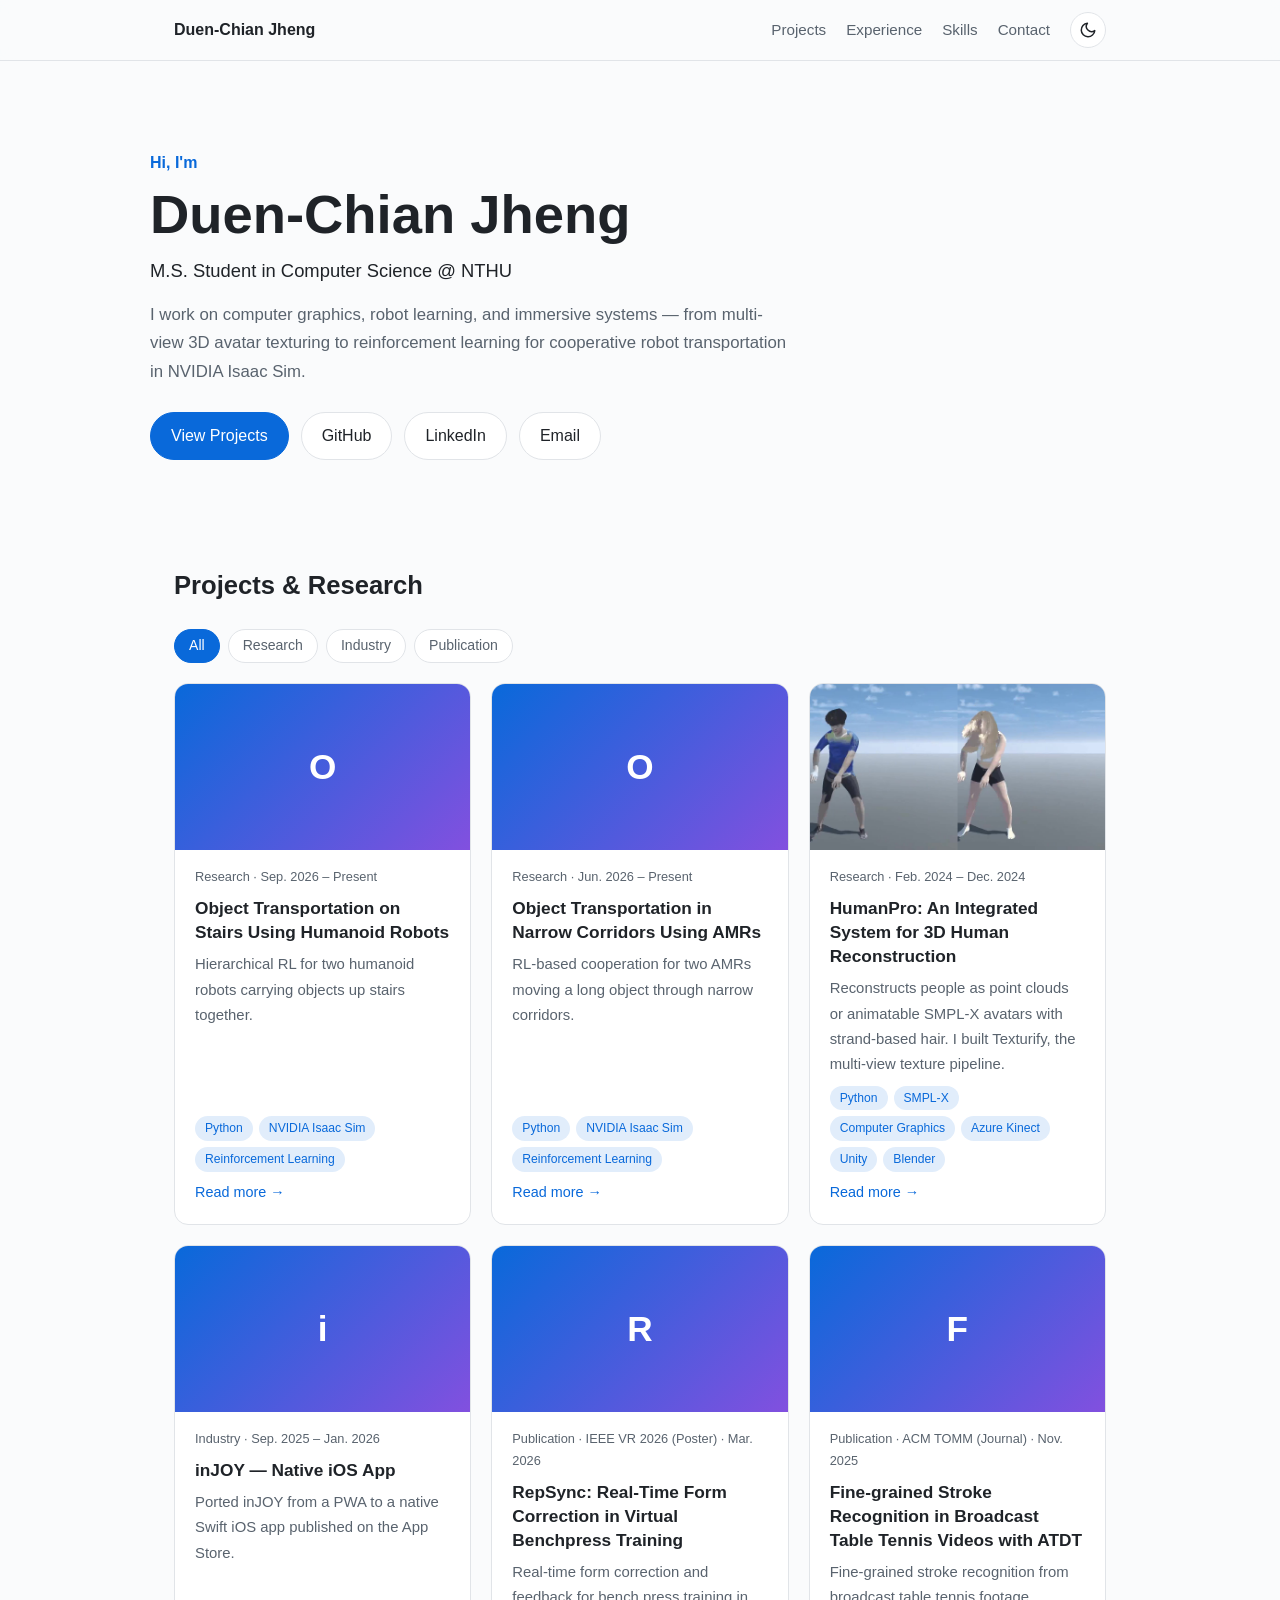
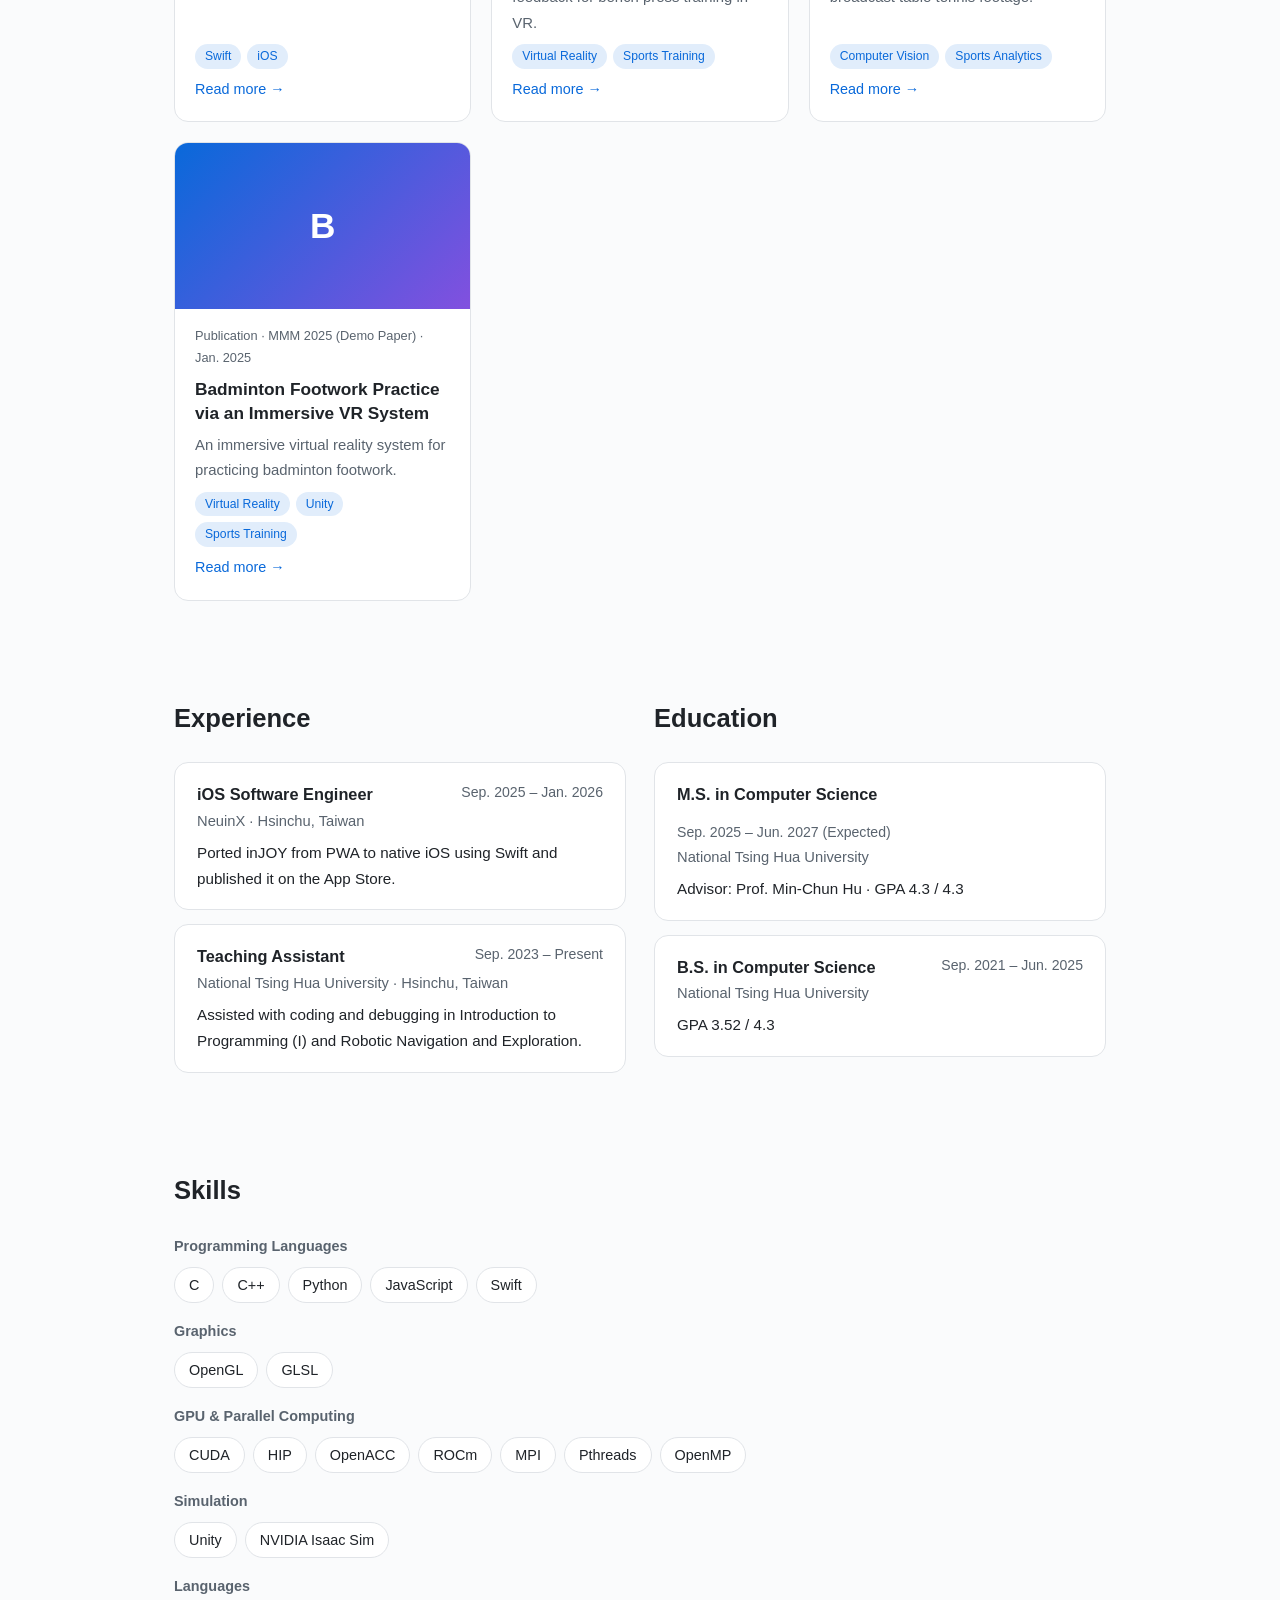
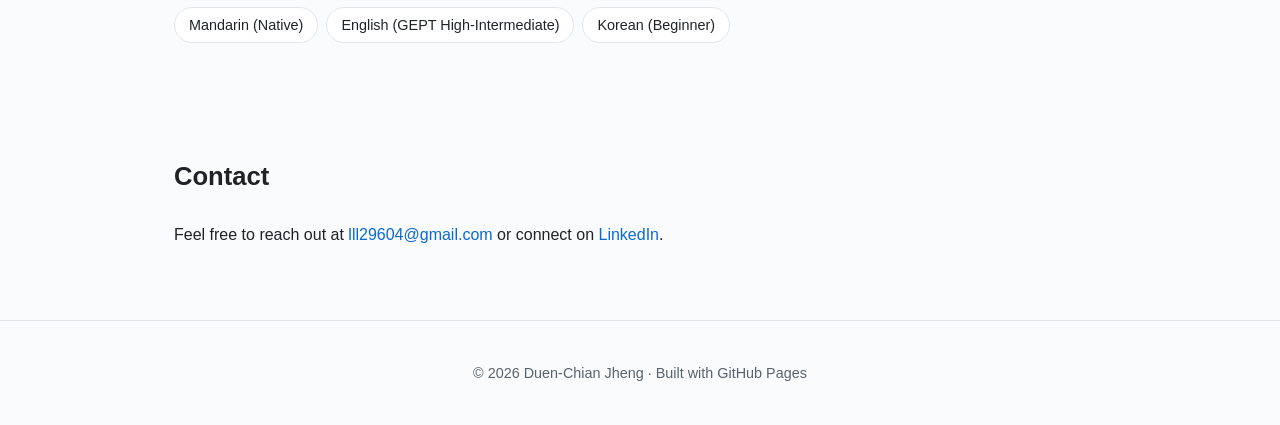
<file: index.html>
<!DOCTYPE html>
<html lang="en" data-theme="light">
<head>
  <meta charset="UTF-8" />
  <meta name="viewport" content="width=device-width, initial-scale=1.0" />
  <title>Duen-Chian Jheng · Portfolio</title>
  <meta name="description" content="Portfolio of Duen-Chian Jheng — computer graphics, robot learning, and immersive systems." />
  <script src="assets/theme.js"></script>
  <script src="assets/data.js"></script>
  <link rel="stylesheet" href="assets/style.css" />
</head>
<body>
  <nav id="nav"></nav>

  <header class="hero container">
    <p class="hi">Hi, I'm</p>
    <h1 id="name"></h1>
    <p class="subtitle" id="title"></p>
    <p class="intro" id="intro"></p>
    <div class="links" id="hero-links"></div>
  </header>

  <section id="projects">
    <div class="container">
      <h2>Projects &amp; Research</h2>
      <div class="filters" id="filters"></div>
      <div class="grid" id="project-grid"></div>
    </div>
  </section>

  <section id="experience">
    <div class="container two-col">
      <div>
        <h2>Experience</h2>
        <div class="timeline" id="exp-list"></div>
      </div>
      <div>
        <h2>Education</h2>
        <div class="timeline" id="edu-list"></div>
      </div>
    </div>
  </section>

  <section id="skills">
    <div class="container">
      <h2>Skills</h2>
      <div id="skill-groups"></div>
    </div>
  </section>

  <section id="contact">
    <div class="container">
      <h2>Contact</h2>
      <p id="contact-text"></p>
    </div>
  </section>

  <footer><div class="container">© <span id="year"></span> Duen-Chian Jheng · Built with GitHub Pages</div></footer>

  <script>
    document.getElementById("nav").innerHTML = navHTML(true);
    document.getElementById("name").textContent = PROFILE.name;
    document.getElementById("title").textContent = PROFILE.title;
    document.getElementById("intro").textContent = PROFILE.intro;
    document.getElementById("hero-links").innerHTML =
      '<a class="btn primary" href="#projects">View Projects</a>' +
      '<a class="btn" href="' + esc(PROFILE.github) + '" target="_blank" rel="noopener">GitHub</a>' +
      '<a class="btn" href="' + esc(PROFILE.linkedin) + '" target="_blank" rel="noopener">LinkedIn</a>' +
      '<a class="btn" href="mailto:' + esc(PROFILE.email) + '">Email</a>';

    // Projects + filter
    const cats = ["All", ...new Set(PROJECTS.map(p => p.category))];
    let current = "All";
    function renderProjects() {
      document.getElementById("filters").innerHTML = cats.map(c =>
        `<button class="${c === current ? "active" : ""}" onclick="current='${esc(c)}';renderProjects()">${esc(c)}</button>`).join("");
      document.getElementById("project-grid").innerHTML = PROJECTS
        .filter(p => current === "All" || p.category === current)
        .map(p => `
          <a class="card" href="project.html?id=${encodeURIComponent(p.id)}">
            <div class="thumb">${thumbHTML(p)}</div>
            <div class="body">
              <div class="meta">${esc(p.category)} · ${esc(p.period)}</div>
              <h3>${esc(p.title)}</h3>
              <p>${esc(p.short)}</p>
              <div class="tags">${p.tags.map(t => `<span class="tag">${esc(t)}</span>`).join("")}</div>
              <span class="more">Read more →</span>
            </div>
          </a>`).join("");
    }
    renderProjects();

    document.getElementById("exp-list").innerHTML = EXPERIENCE.map(e => `
      <div class="item">
        <div class="head"><strong>${esc(e.role)}</strong><span class="when">${esc(e.period)}</span></div>
        <div class="sub">${esc(e.org)} · ${esc(e.place)}</div>
        <p>${esc(e.detail)}</p>
      </div>`).join("");

    document.getElementById("edu-list").innerHTML = EDUCATION.map(e => `
      <div class="item">
        <div class="head"><strong>${esc(e.degree)}</strong><span class="when">${esc(e.period)}</span></div>
        <div class="sub">${esc(e.school)}</div>
        <p>${esc(e.detail)}</p>
      </div>`).join("");

    document.getElementById("skill-groups").innerHTML = Object.entries(SKILLS).map(([g, list]) => `
      <div class="skill-group">
        <h4>${esc(g)}</h4>
        <div class="skills">${list.map(s => `<span>${esc(s)}</span>`).join("")}</div>
      </div>`).join("");

    document.getElementById("contact-text").innerHTML =
      `Feel free to reach out at <a href="mailto:${esc(PROFILE.email)}">${esc(PROFILE.email)}</a> or connect on <a href="${esc(PROFILE.linkedin)}" target="_blank" rel="noopener">LinkedIn</a>.`;
    document.getElementById("year").textContent = new Date().getFullYear();
  </script>
</body>
</html>
</file>
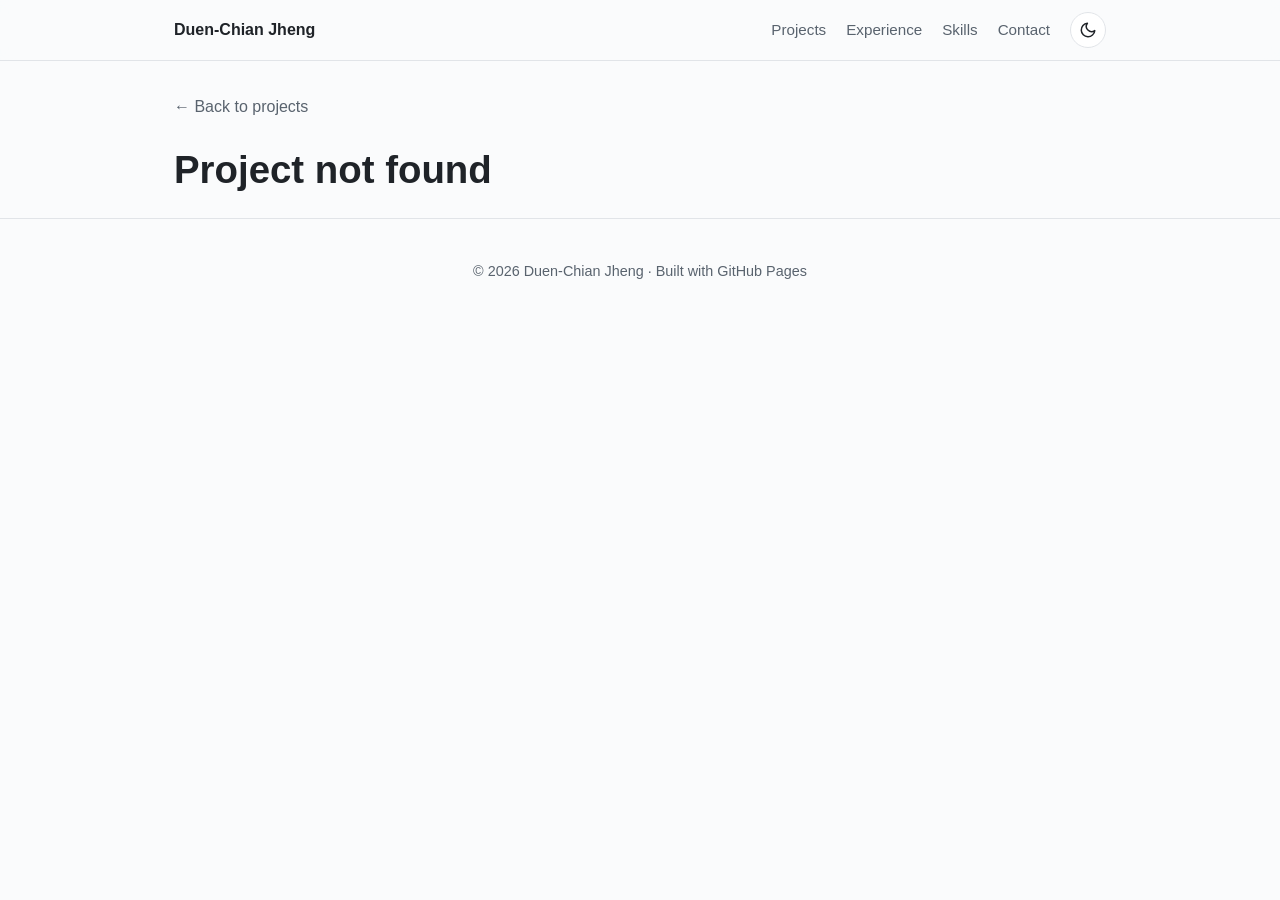
<file: project.html>
<!DOCTYPE html>
<html lang="en" data-theme="light">
<head>
  <meta charset="UTF-8" />
  <meta name="viewport" content="width=device-width, initial-scale=1.0" />
  <title>Project · Duen-Chian Jheng</title>
  <script src="assets/theme.js"></script>
  <script src="assets/data.js"></script>
  <link rel="stylesheet" href="assets/style.css" />
</head>
<body>
  <nav id="nav"></nav>

  <main class="container detail" id="detail"></main>

  <div id="lightbox" onclick="this.classList.remove('open')"><img alt=""><p></p></div>

  <footer><div class="container">© <span id="year"></span> Duen-Chian Jheng · Built with GitHub Pages</div></footer>

  <script>
    document.getElementById("nav").innerHTML = navHTML(false);
    document.getElementById("year").textContent = new Date().getFullYear();

    function mediaHTML(m) {
      const cap = m.caption ? `<figcaption>${esc(m.caption)}</figcaption>` : "";
      if (/\.mp4$/i.test(m.src)) {
        const poster = m.src.replace(/\.mp4$/i, ".poster.jpg");
        return `<figure><video src="${esc(m.src)}" poster="${esc(poster)}" autoplay muted loop playsinline preload="metadata"></video>${cap}</figure>`;
      }
      return `<figure><img src="${esc(m.src)}" alt="${esc(m.caption || "")}" loading="lazy" onclick="openLightbox(this)">${cap}</figure>`;
    }
    function sectionHTML(s) {
      const n = (s.media || []).length;
      return `<div class="section${s.mine ? " mine" : ""}">
        ${s.title ? `<h2>${esc(s.title)}</h2>` : ""}
        ${s.subtitle ? `<h3>${esc(s.subtitle)}${s.mine ? ' <span class="badge">My work</span>' : ""}</h3>` : ""}
        ${(s.body || []).map(b => `<p>${b}</p>`).join("")}
        ${n ? `<div class="media-grid n${Math.min(n, 3)}">${s.media.map(mediaHTML).join("")}</div>` : ""}
      </div>`;
    }
    function openLightbox(img) {
      const lb = document.getElementById("lightbox");
      lb.querySelector("img").src = img.src;
      lb.querySelector("p").textContent = img.alt;
      lb.classList.add("open");
    }

    const id = new URLSearchParams(location.search).get("id");
    const idx = PROJECTS.findIndex(p => p.id === id);
    const root = document.getElementById("detail");

    if (idx === -1) {
      root.innerHTML = '<a class="back" href="index.html#projects">← Back to projects</a><h1>Project not found</h1>';
    } else {
      const p = PROJECTS[idx];
      document.title = p.title + " · " + PROFILE.name;
      const prev = PROJECTS[idx - 1], next = PROJECTS[idx + 1];
      root.innerHTML = `
        <a class="back" href="index.html#projects">← Back to projects</a>
        <div class="thumb">${thumbHTML(p)}</div>
        <div class="category">${esc(p.category)}</div>
        <h1>${esc(p.title)}</h1>
        <div class="info">${esc(p.period)}<br>${esc(p.context)}${p.team ? `<br>Team: ${esc(p.team)}` : ""}</div>
        <div class="tags">${p.tags.map(t => `<span class="tag">${esc(t)}</span>`).join("")}</div>
        ${p.links.length ? `<div class="links" style="margin:0 0 8px">${p.links.map(l =>
          `<a class="btn primary" href="${esc(l.url)}" target="_blank" rel="noopener">${esc(l.label)} ↗</a>`).join("")}</div>` : ""}
        <h2>Overview</h2>
        <p>${esc(p.overview)}</p>
        ${p.highlights.length ? (p.sections
          ? `<div class="contrib"><h3>My Contribution</h3><ul class="highlights">${p.highlights.map(h => `<li>${esc(h)}</li>`).join("")}</ul></div>`
          : `<h2>What I did</h2><ul class="highlights">${p.highlights.map(h => `<li>${esc(h)}</li>`).join("")}</ul>`) : ""}
        ${(p.sections || []).map(sectionHTML).join("")}
        <div class="pager">
          ${prev ? `<a href="project.html?id=${encodeURIComponent(prev.id)}"><span class="label">← Previous</span>${esc(prev.title)}</a>` : "<span></span>"}
          ${next ? `<a href="project.html?id=${encodeURIComponent(next.id)}" style="text-align:right"><span class="label">Next →</span>${esc(next.title)}</a>` : "<span></span>"}
        </div>`;
    }
  </script>
</body>
</html>
</file>
<file: assets/style.css>
:root,
[data-theme="light"] {
  --bg: #fafbfc;
  --surface: #ffffff;
  --border: #e1e4e8;
  --text: #1f2328;
  --muted: #59636e;
  --accent: #0969da;
  --accent-2: #8250df;
}
[data-theme="dark"] {
  --bg: #0e1116;
  --surface: #161b22;
  --border: #2a313c;
  --text: #e6edf3;
  --muted: #8b949e;
  --accent: #58a6ff;
  --accent-2: #a371f7;
}
:root { --radius: 14px; }

* { box-sizing: border-box; margin: 0; padding: 0; }
html { scroll-behavior: smooth; }
body {
  font-family: -apple-system, BlinkMacSystemFont, "Segoe UI", "Noto Sans TC", "PingFang TC", "Microsoft JhengHei", sans-serif;
  background: var(--bg);
  color: var(--text);
  line-height: 1.7;
  transition: background .2s ease, color .2s ease;
}
a { color: var(--accent); text-decoration: none; }
a:hover { text-decoration: underline; }
.container { max-width: 980px; margin: 0 auto; padding: 0 24px; }

/* Nav */
nav {
  position: sticky; top: 0; z-index: 10;
  background: color-mix(in srgb, var(--bg) 85%, transparent);
  backdrop-filter: blur(8px);
  border-bottom: 1px solid var(--border);
}
.nav-inner { display: flex; justify-content: space-between; align-items: center; height: 60px; gap: 16px; }
.logo { font-weight: 700; color: var(--text); white-space: nowrap; }
.logo:hover { text-decoration: none; }
.nav-right { display: flex; align-items: center; gap: 20px; }
nav ul { list-style: none; display: flex; gap: 20px; }
nav ul a { color: var(--muted); font-size: .95rem; }
nav ul a:hover { color: var(--text); text-decoration: none; }
.theme-btn {
  width: 36px; height: 36px; border-radius: 50%;
  border: 1px solid var(--border); background: var(--surface); color: var(--text);
  display: inline-flex; align-items: center; justify-content: center; cursor: pointer;
}
.theme-btn:hover { border-color: var(--accent); }
[data-theme="light"] .icon-sun, [data-theme="dark"] .icon-moon { display: none; }
@media (max-width: 640px) { nav ul { display: none; } }

/* Hero */
.hero { padding: 88px 0 56px; }
.hero .hi { color: var(--accent); font-weight: 600; margin-bottom: 6px; }
.hero h1 { font-size: clamp(2.2rem, 6vw, 3.4rem); line-height: 1.2; margin-bottom: 8px; }
.hero .subtitle { font-size: 1.15rem; font-weight: 500; margin-bottom: 14px; }
.hero p.intro { color: var(--muted); max-width: 640px; font-size: 1.05rem; }
.links { margin-top: 26px; display: flex; gap: 12px; flex-wrap: wrap; }
.btn {
  display: inline-block; padding: 9px 20px; border-radius: 999px;
  border: 1px solid var(--border); color: var(--text); font-weight: 500; background: var(--surface);
}
.btn.primary { background: var(--accent); border-color: var(--accent); color: #fff; }
.btn:hover { text-decoration: none; opacity: .85; }

/* Sections */
section { padding: 48px 0; }
section h2 { font-size: 1.6rem; margin-bottom: 22px; }

/* Filter */
.filters { display: flex; gap: 8px; flex-wrap: wrap; margin-bottom: 20px; }
.filters button {
  font: inherit; font-size: .88rem; padding: 4px 14px; border-radius: 999px; cursor: pointer;
  border: 1px solid var(--border); background: var(--surface); color: var(--muted);
}
.filters button.active { background: var(--accent); border-color: var(--accent); color: #fff; }

/* Project cards */
.grid { display: grid; grid-template-columns: repeat(auto-fill, minmax(280px, 1fr)); gap: 20px; }
.card {
  background: var(--surface); border: 1px solid var(--border); border-radius: var(--radius);
  overflow: hidden; display: flex; flex-direction: column; color: var(--text);
  transition: transform .15s ease, border-color .15s ease, box-shadow .15s ease;
}
.card:hover { transform: translateY(-3px); border-color: var(--accent); text-decoration: none; box-shadow: 0 8px 24px rgba(0,0,0,.08); }
.thumb {
  aspect-ratio: 16 / 9; background: linear-gradient(135deg, var(--accent), var(--accent-2));
  display: flex; align-items: center; justify-content: center;
  color: #fff; font-size: 2.2rem; font-weight: 700; overflow: hidden;
}
.thumb img { width: 100%; height: 100%; object-fit: cover; }
.card .body { padding: 16px 20px 20px; display: flex; flex-direction: column; gap: 8px; flex: 1; }
.card .meta { font-size: .8rem; color: var(--muted); }
.card h3 { font-size: 1.08rem; line-height: 1.4; }
.card p { color: var(--muted); font-size: .93rem; flex: 1; }
.card .more { font-size: .9rem; color: var(--accent); }
.tags { display: flex; flex-wrap: wrap; gap: 6px; }
.tag {
  font-size: .76rem; padding: 2px 10px; border-radius: 999px;
  background: color-mix(in srgb, var(--accent) 12%, transparent); color: var(--accent);
}

/* Timeline (experience / education) */
.timeline { display: flex; flex-direction: column; gap: 14px; }
.item {
  background: var(--surface); border: 1px solid var(--border); border-radius: var(--radius);
  padding: 18px 22px;
}
.item .head { display: flex; justify-content: space-between; gap: 12px; flex-wrap: wrap; }
.item .head strong { font-size: 1.02rem; }
.item .when { color: var(--muted); font-size: .88rem; white-space: nowrap; }
.item .sub { color: var(--muted); font-size: .92rem; }
.item p { margin-top: 6px; font-size: .95rem; }
.two-col { display: grid; grid-template-columns: 1fr 1fr; gap: 28px; }
@media (max-width: 760px) { .two-col { grid-template-columns: 1fr; } }

/* Skills */
.skill-group { margin-bottom: 16px; }
.skill-group h4 { font-size: .9rem; color: var(--muted); font-weight: 600; margin-bottom: 8px; }
.skills { display: flex; flex-wrap: wrap; gap: 8px; }
.skills span {
  padding: 5px 14px; border: 1px solid var(--border); border-radius: 999px;
  background: var(--surface); font-size: .9rem;
}

/* Project detail page */
.back { display: inline-block; margin: 32px 0 20px; color: var(--muted); }
.detail .thumb { border-radius: var(--radius); margin-bottom: 28px; font-size: 3.5rem; aspect-ratio: 21 / 9; }
.detail .category { color: var(--accent); font-weight: 600; font-size: .9rem; }
.detail h1 { font-size: clamp(1.7rem, 4.5vw, 2.4rem); line-height: 1.25; margin: 6px 0 10px; }
.detail .info { color: var(--muted); margin-bottom: 14px; }
.detail .tags { margin-bottom: 28px; }
.detail h2 { font-size: 1.25rem; margin: 30px 0 10px; }
.detail ul.highlights { padding-left: 22px; }
.detail ul.highlights li { margin-bottom: 6px; }
.detail h3 { font-size: 1.08rem; margin: 22px 0 8px; }
.detail p { margin-bottom: 12px; }
.detail code { font-size: .9em; padding: 1px 6px; border-radius: 6px; background: color-mix(in srgb, var(--accent) 10%, transparent); }
.detail .section h2 { margin-top: 44px; padding-top: 8px; }
.contrib {
  margin-top: 24px; padding: 18px 22px; border-radius: var(--radius);
  border: 1px solid color-mix(in srgb, var(--accent) 35%, var(--border));
  background: color-mix(in srgb, var(--accent) 6%, var(--surface));
}
.contrib h3 { margin-top: 0; color: var(--accent); }
.section.mine { border-left: 3px solid var(--accent); padding-left: 18px; margin-left: -21px; }
.badge {
  font-size: .72rem; font-weight: 600; padding: 2px 9px; border-radius: 999px; vertical-align: middle;
  background: var(--accent); color: #fff; margin-left: 6px;
}
.media-grid { display: grid; gap: 14px; margin: 14px 0 6px; align-items: start; }
.media-grid.n1 { grid-template-columns: 1fr; }
.media-grid.n2 { grid-template-columns: repeat(2, 1fr); }
.media-grid.n3 { grid-template-columns: repeat(auto-fit, minmax(170px, 1fr)); }
@media (max-width: 640px) { .media-grid.n2 { grid-template-columns: 1fr; } .section.mine { margin-left: 0; padding-left: 14px; } }
.media-grid figure { background: var(--surface); border: 1px solid var(--border); border-radius: 10px; overflow: hidden; }
.media-grid img, .media-grid video { width: 100%; display: block; background: #fff; }
.media-grid img { cursor: zoom-in; }
.media-grid figcaption { font-size: .82rem; color: var(--muted); padding: 8px 12px; line-height: 1.45; }
#lightbox {
  position: fixed; inset: 0; z-index: 50; display: none; cursor: zoom-out;
  background: rgba(0,0,0,.85); align-items: center; justify-content: center; flex-direction: column; padding: 24px;
}
#lightbox.open { display: flex; }
#lightbox img { max-width: 100%; max-height: 85vh; border-radius: 8px; background: #fff; }
#lightbox p { color: #ddd; margin-top: 12px; font-size: .9rem; text-align: center; }
.pager { display: flex; justify-content: space-between; gap: 16px; margin: 56px 0 24px; padding-top: 24px; border-top: 1px solid var(--border); font-size: .93rem; }
.pager a { max-width: 45%; }
.pager .label { display: block; color: var(--muted); font-size: .8rem; }

footer { padding: 40px 0; margin-top: 24px; border-top: 1px solid var(--border); color: var(--muted); font-size: .9rem; text-align: center; }
</file>
